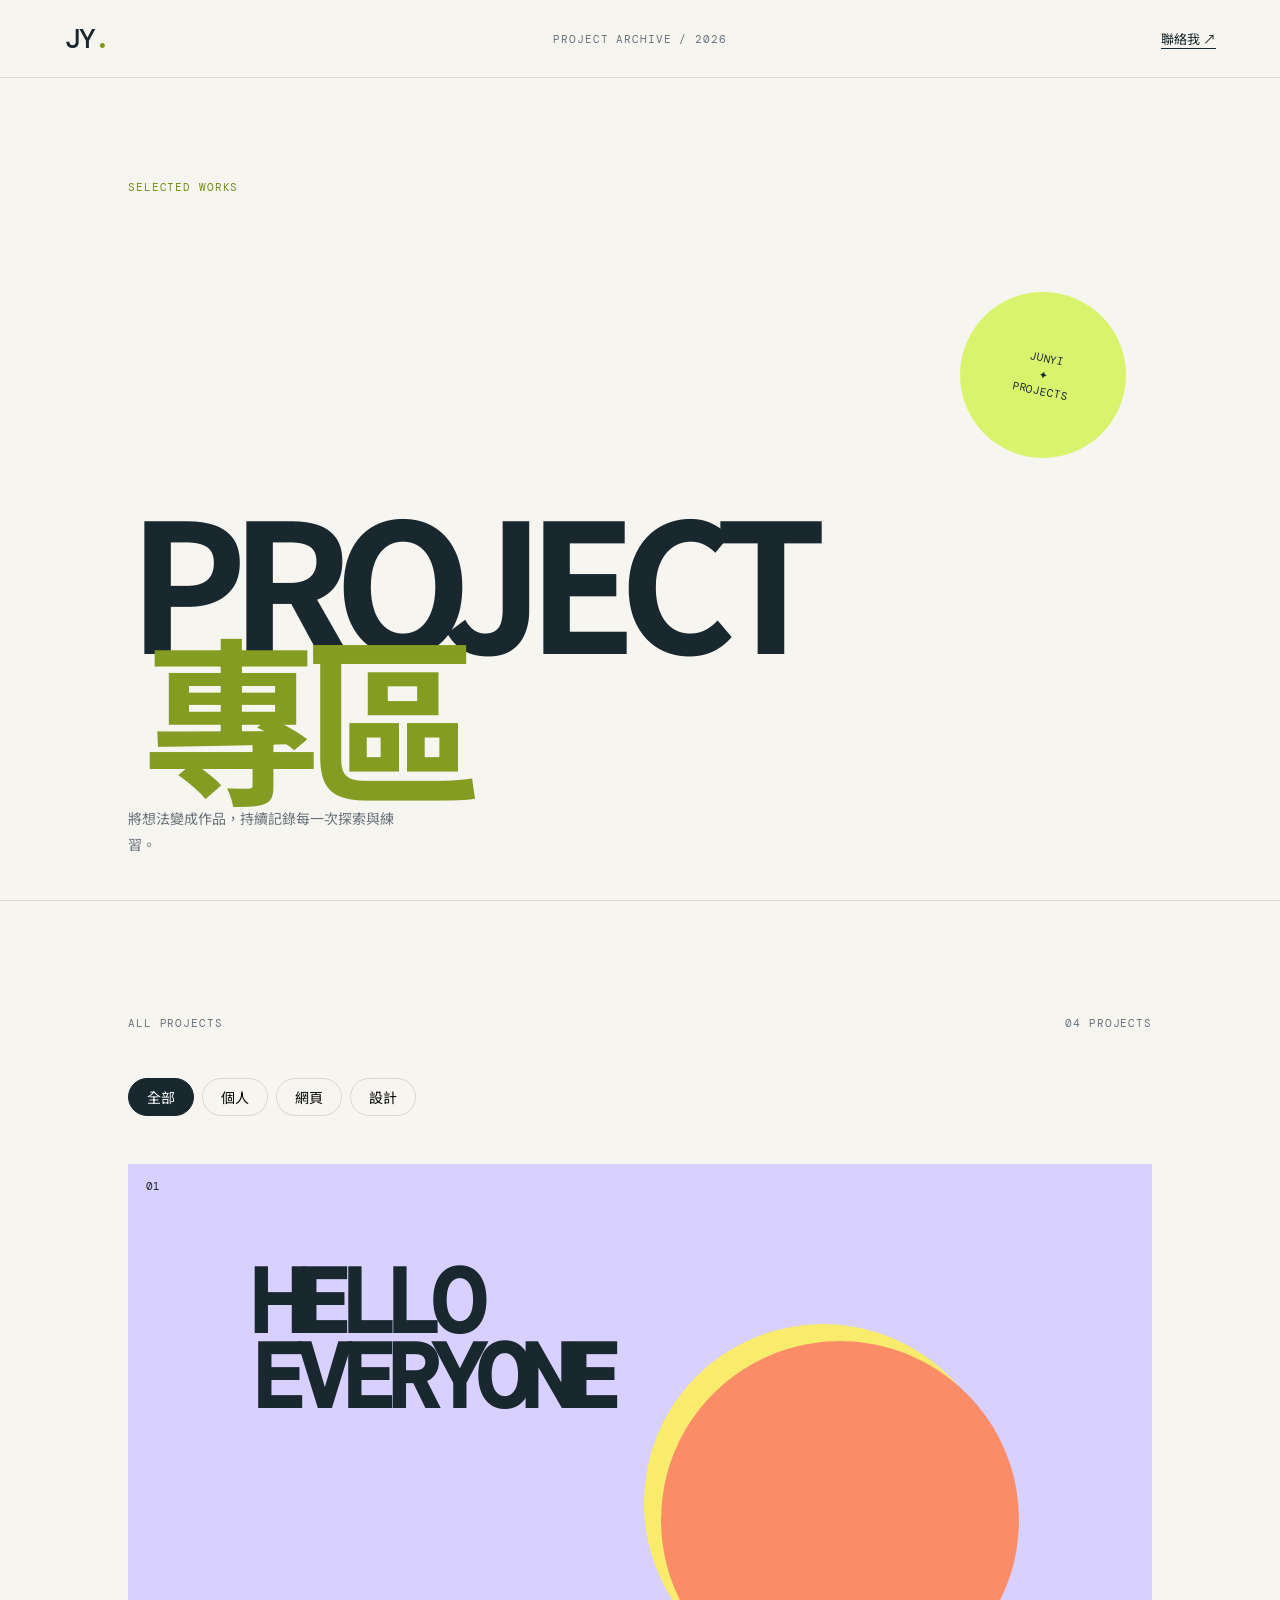
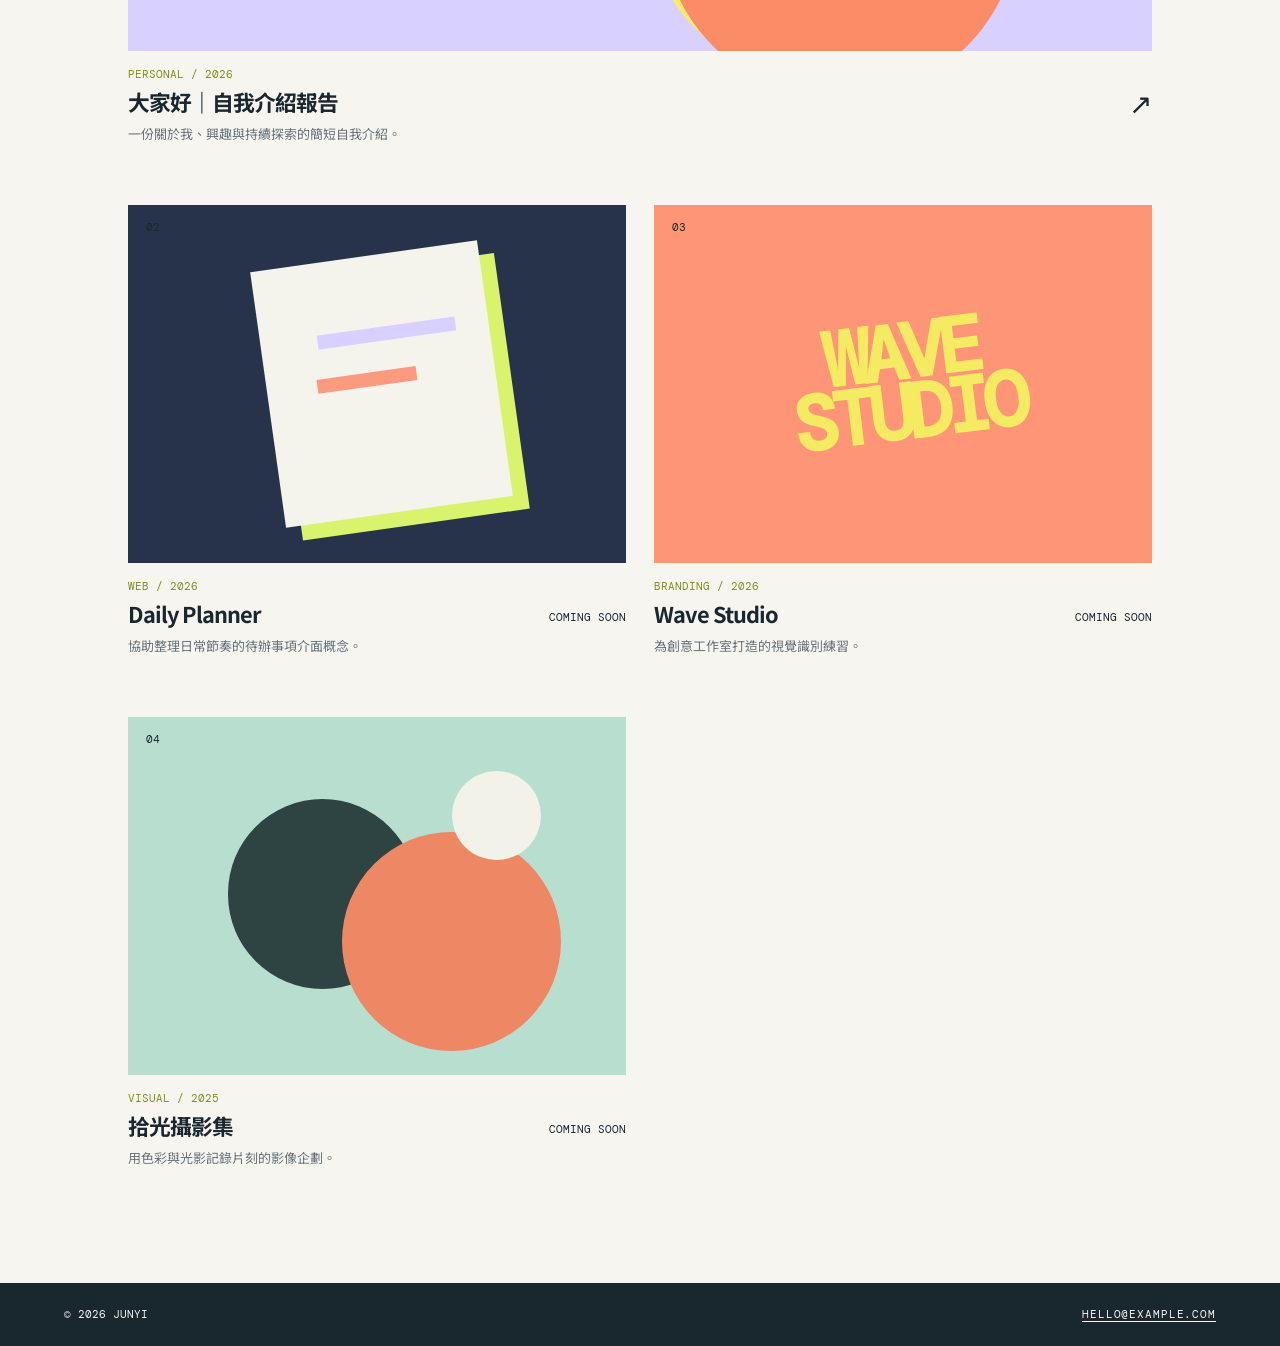
<file: index.html>
<!DOCTYPE html>
<html lang="zh-Hant">
  <head>
    <meta http-equiv="refresh" content="0; url=projects.html" />
    <script>window.location.replace('projects.html');</script>
    <meta charset="UTF-8" />
    <meta name="viewport" content="width=device-width, initial-scale=1.0" />
    <meta
      name="description"
      content="Junyi 的個人作品集：關於我、興趣、作品與聯絡方式。"
    />
    <title>Junyi — 個人作品集</title>
    <link rel="preconnect" href="https://fonts.googleapis.com" />
    <link rel="preconnect" href="https://fonts.gstatic.com" crossorigin />
    <link
      href="https://fonts.googleapis.com/css2?family=DM+Mono:wght@400;500&family=Noto+Sans+TC:wght@400;500;600;700&display=swap"
      rel="stylesheet"
    />
    <link rel="stylesheet" href="style.css" />
  </head>
  <body>
    <header class="site-header">
      <a class="logo" href="#top" aria-label="回到首頁">JY<span>.</span></a>
      <button class="menu-button" aria-expanded="false" aria-controls="site-nav">
        <span></span><span></span>
        <span class="sr-only">開啟選單</span>
      </button>
      <nav id="site-nav" class="site-nav" aria-label="主要選單">
        <a href="#about">關於我</a>
        <a href="#interests">興趣</a>
        <a href="#work">作品</a>
        <a class="nav-contact" href="#contact">聯絡我</a>
      </nav>
    </header>

    <main id="top">
      <section class="hero">
        <div class="hero-copy">
          <p class="eyebrow">PORTFOLIO / 2026</p>
          <h1>把想法，<br />做成<span>有感的體驗。</span></h1>
          <p class="hero-intro">
            嗨，我是 Junyi。一位喜歡觀察、思考，並用設計與程式解決問題的創作者。
          </p>
          <a class="text-link" href="#work">看看我的作品 <span aria-hidden="true">↓</span></a>
        </div>
        <div class="hero-art" aria-hidden="true">
          <div class="orbit orbit-one"></div>
          <div class="orbit orbit-two"></div>
          <div class="sphere"></div>
          <p>CREATE<br />WITH<br />INTENT</p>
        </div>
      </section>

      <section id="about" class="section about-section reveal">
        <p class="section-number">01 / 關於我</p>
        <div class="section-content split-content">
          <h2>好奇心，是我<br />前進的起點。</h2>
          <div>
            <p>
              我相信好的創作來自細膩的觀察。無論是網站、介面，或是一段日常體驗，我都喜歡追問：怎麼做，才能更清楚、更自然，也更令人喜歡？
            </p>
            <p>
              現在持續學習網頁開發與數位設計，期待把每一個小小的靈感，轉化成真正能被使用的作品。
            </p>
          </div>
        </div>
      </section>

      <section id="interests" class="section interest-section reveal">
        <p class="section-number">02 / 興趣</p>
        <div class="section-content">
          <h2>讓生活為創作<br />補充養分。</h2>
          <div class="interest-list">
            <article><span>01</span><h3>設計探索</h3><p>蒐集好看的版面，研究讓人想停留的細節。</p></article>
            <article><span>02</span><h3>影像紀錄</h3><p>用鏡頭保存光線、顏色與平凡日子裡的片刻。</p></article>
            <article><span>03</span><h3>音樂與閱讀</h3><p>從旋律和文字裡，找到不同觀看世界的角度。</p></article>
          </div>
        </div>
      </section>

      <section id="work" class="section work-section reveal">
        <p class="section-number">03 / 作品</p>
        <div class="section-content">
          <div class="work-heading"><h2>近期精選。</h2><p>以下是一些練習與創作，持續更新中。</p></div>
          <div class="work-grid">
            <a class="project project-main" href="hello.html">
              <div class="project-art art-one"><span>01</span><i></i><i></i><i></i></div>
              <div class="project-info"><h3>大家好｜自我介紹報告</h3><p>個人簡介 / 2026</p><b>↗</b></div>
            </a>
            <a class="project" href="#contact">
              <div class="project-art art-two"><span>02</span><div>WAVE<br />STUDIO</div></div>
              <div class="project-info"><h3>Wave Studio</h3><p>品牌概念 / 2026</p><b>↗</b></div>
            </a>
            <a class="project" href="#contact">
              <div class="project-art art-three"><span>03</span><div class="pixel-grid"></div></div>
              <div class="project-info"><h3>Daily Planner</h3><p>介面設計 / 2025</p><b>↗</b></div>
            </a>
          </div>
        </div>
      </section>

      <section id="contact" class="contact-section reveal">
        <p class="section-number">04 / 聯絡方式</p>
        <h2>有想法想聊？<br /><a href="mailto:hello@example.com">寫信給我 <span>↗</span></a></h2>
        <div class="contact-bottom"><p>也歡迎透過社群認識我。</p><div><a href="#contact">Instagram</a><a href="#contact">LinkedIn</a><a href="#contact">GitHub</a></div></div>
      </section>
    </main>

    <footer><span>© <span id="year"></span> JUNYI</span><span>MADE WITH CARE</span></footer>
    <script>
      const menuButton = document.querySelector('.menu-button');
      const nav = document.querySelector('.site-nav');
      menuButton.addEventListener('click', () => {
        const isOpen = menuButton.getAttribute('aria-expanded') === 'true';
        menuButton.setAttribute('aria-expanded', !isOpen);
        nav.classList.toggle('is-open');
      });
      document.querySelectorAll('.site-nav a').forEach((link) => link.addEventListener('click', () => {
        nav.classList.remove('is-open'); menuButton.setAttribute('aria-expanded', 'false');
      }));
      document.getElementById('year').textContent = new Date().getFullYear();
      const observer = new IntersectionObserver((entries) => entries.forEach((entry) => {
        if (entry.isIntersecting) { entry.target.classList.add('visible'); observer.unobserve(entry.target); }
      }), { threshold: 0.12 });
      document.querySelectorAll('.reveal').forEach((element) => observer.observe(element));
    </script>
  </body>
</html>
</file>
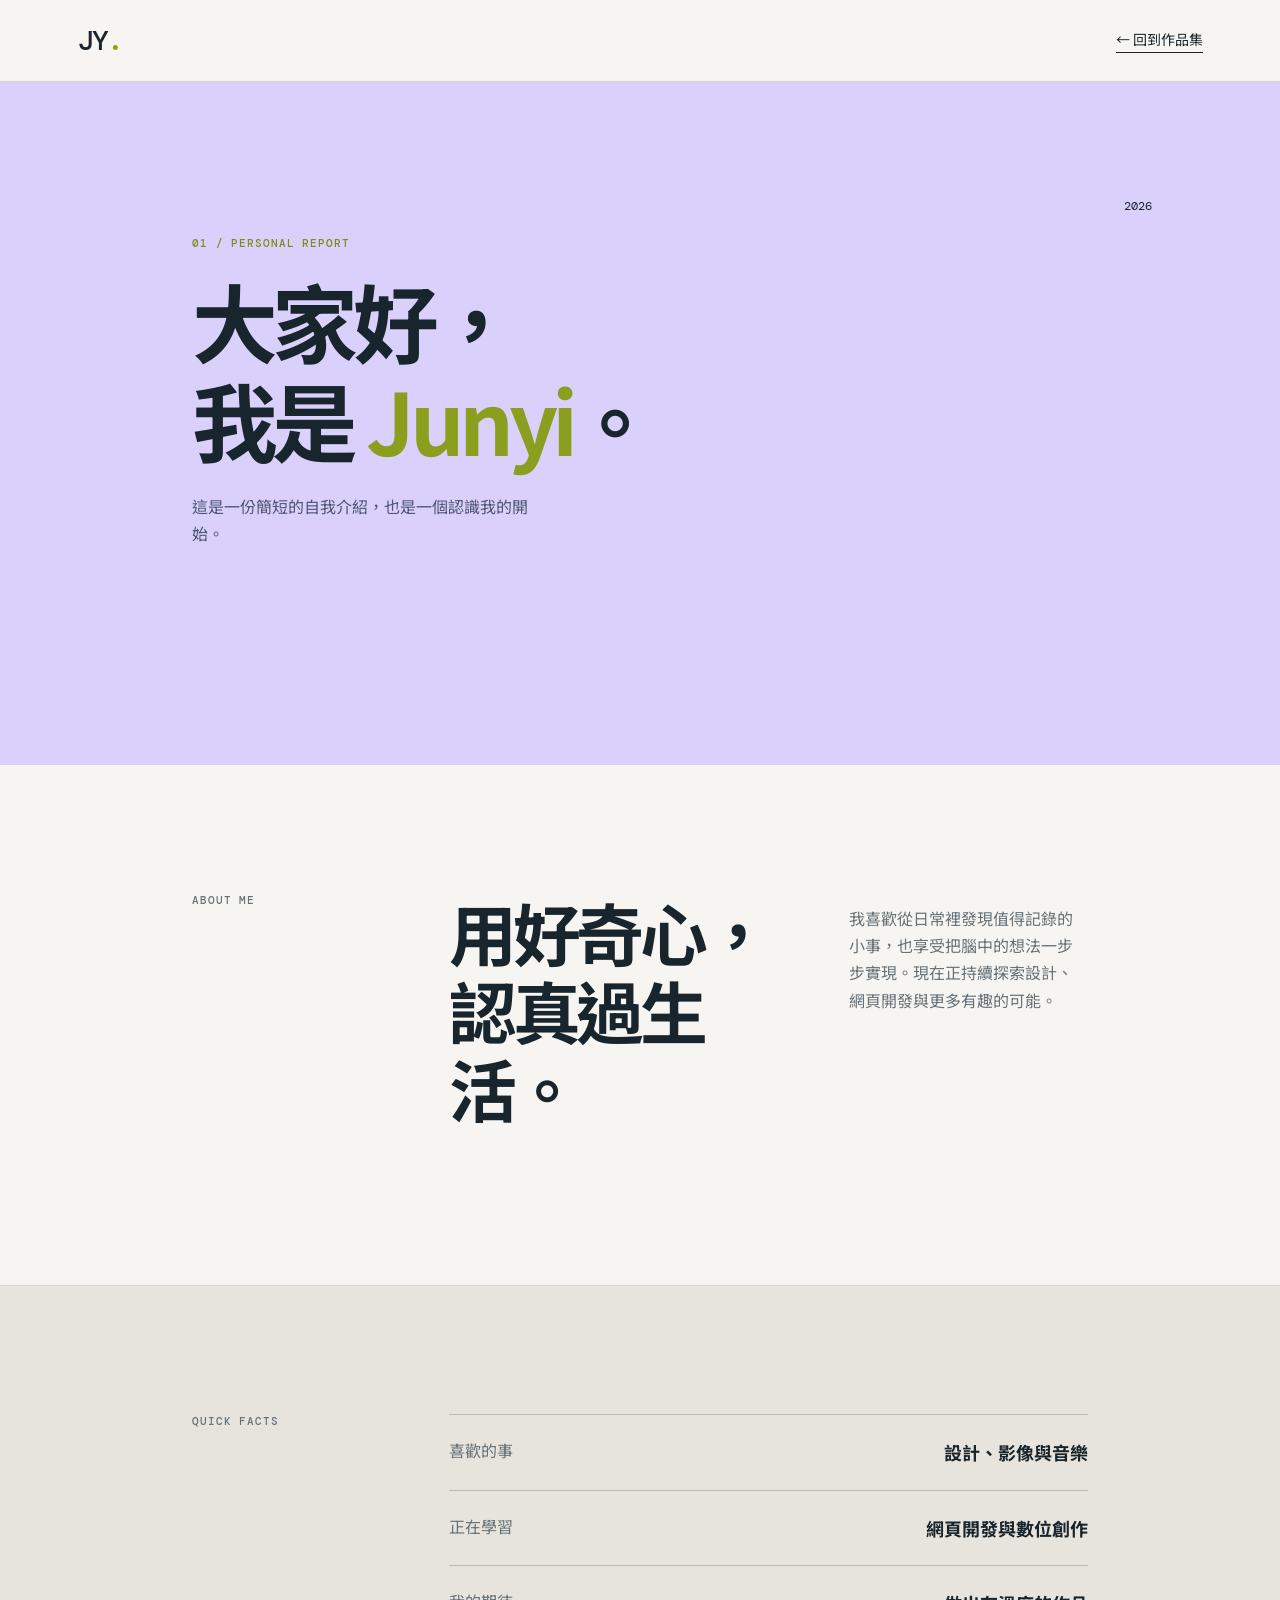
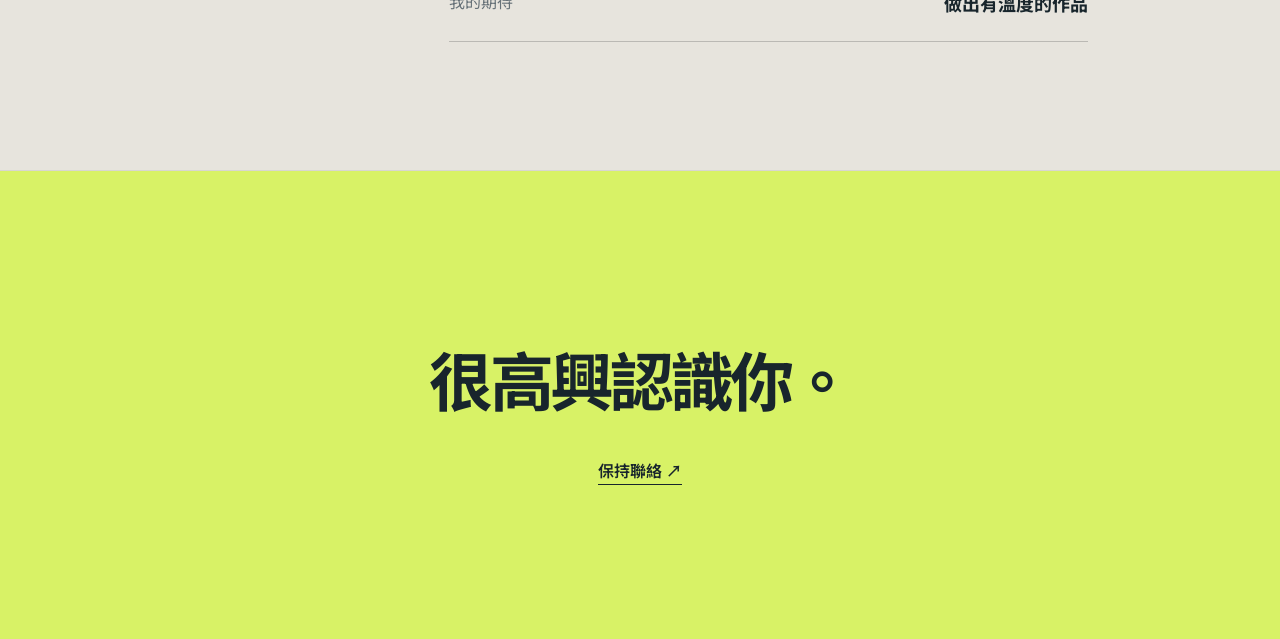
<file: hello.html>
<!DOCTYPE html>
<html lang="zh-Hant">
  <head>
    <meta charset="UTF-8" />
    <meta name="viewport" content="width=device-width, initial-scale=1.0" />
    <meta name="description" content="Junyi 的大家好自我介紹報告。" />
    <title>大家好｜Junyi</title>
    <link rel="preconnect" href="https://fonts.googleapis.com" />
    <link rel="preconnect" href="https://fonts.gstatic.com" crossorigin />
    <link href="https://fonts.googleapis.com/css2?family=DM+Mono:wght@400;500&family=Noto+Sans+TC:wght@400;500;600;700&display=swap" rel="stylesheet" />
    <link rel="stylesheet" href="style.css" />
  </head>
  <body class="report-page">
    <header class="site-header">
      <a class="logo" href="index.html" aria-label="回到首頁">JY<span>.</span></a>
      <a class="back-link" href="index.html#work">← 回到作品集</a>
    </header>
    <main>
      <section class="report-hero">
        <p class="eyebrow">01 / PERSONAL REPORT</p>
        <p class="report-date">2026</p>
        <h1>大家好，<br />我是 <span>Junyi</span>。</h1>
        <p>這是一份簡短的自我介紹，也是一個認識我的開始。</p>
      </section>
      <section class="report-block report-intro">
        <p class="section-number">ABOUT ME</p>
        <div><h2>用好奇心，<br />認真過生活。</h2><p>我喜歡從日常裡發現值得記錄的小事，也享受把腦中的想法一步步實現。現在正持續探索設計、網頁開發與更多有趣的可能。</p></div>
      </section>
      <section class="report-block report-facts">
        <p class="section-number">QUICK FACTS</p>
        <ul>
          <li><span>喜歡的事</span><b>設計、影像與音樂</b></li>
          <li><span>正在學習</span><b>網頁開發與數位創作</b></li>
          <li><span>我的期待</span><b>做出有溫度的作品</b></li>
        </ul>
      </section>
      <section class="report-end"><p>很高興認識你。</p><a href="index.html#contact">保持聯絡 ↗</a></section>
    </main>
  </body>
</html>
</file>
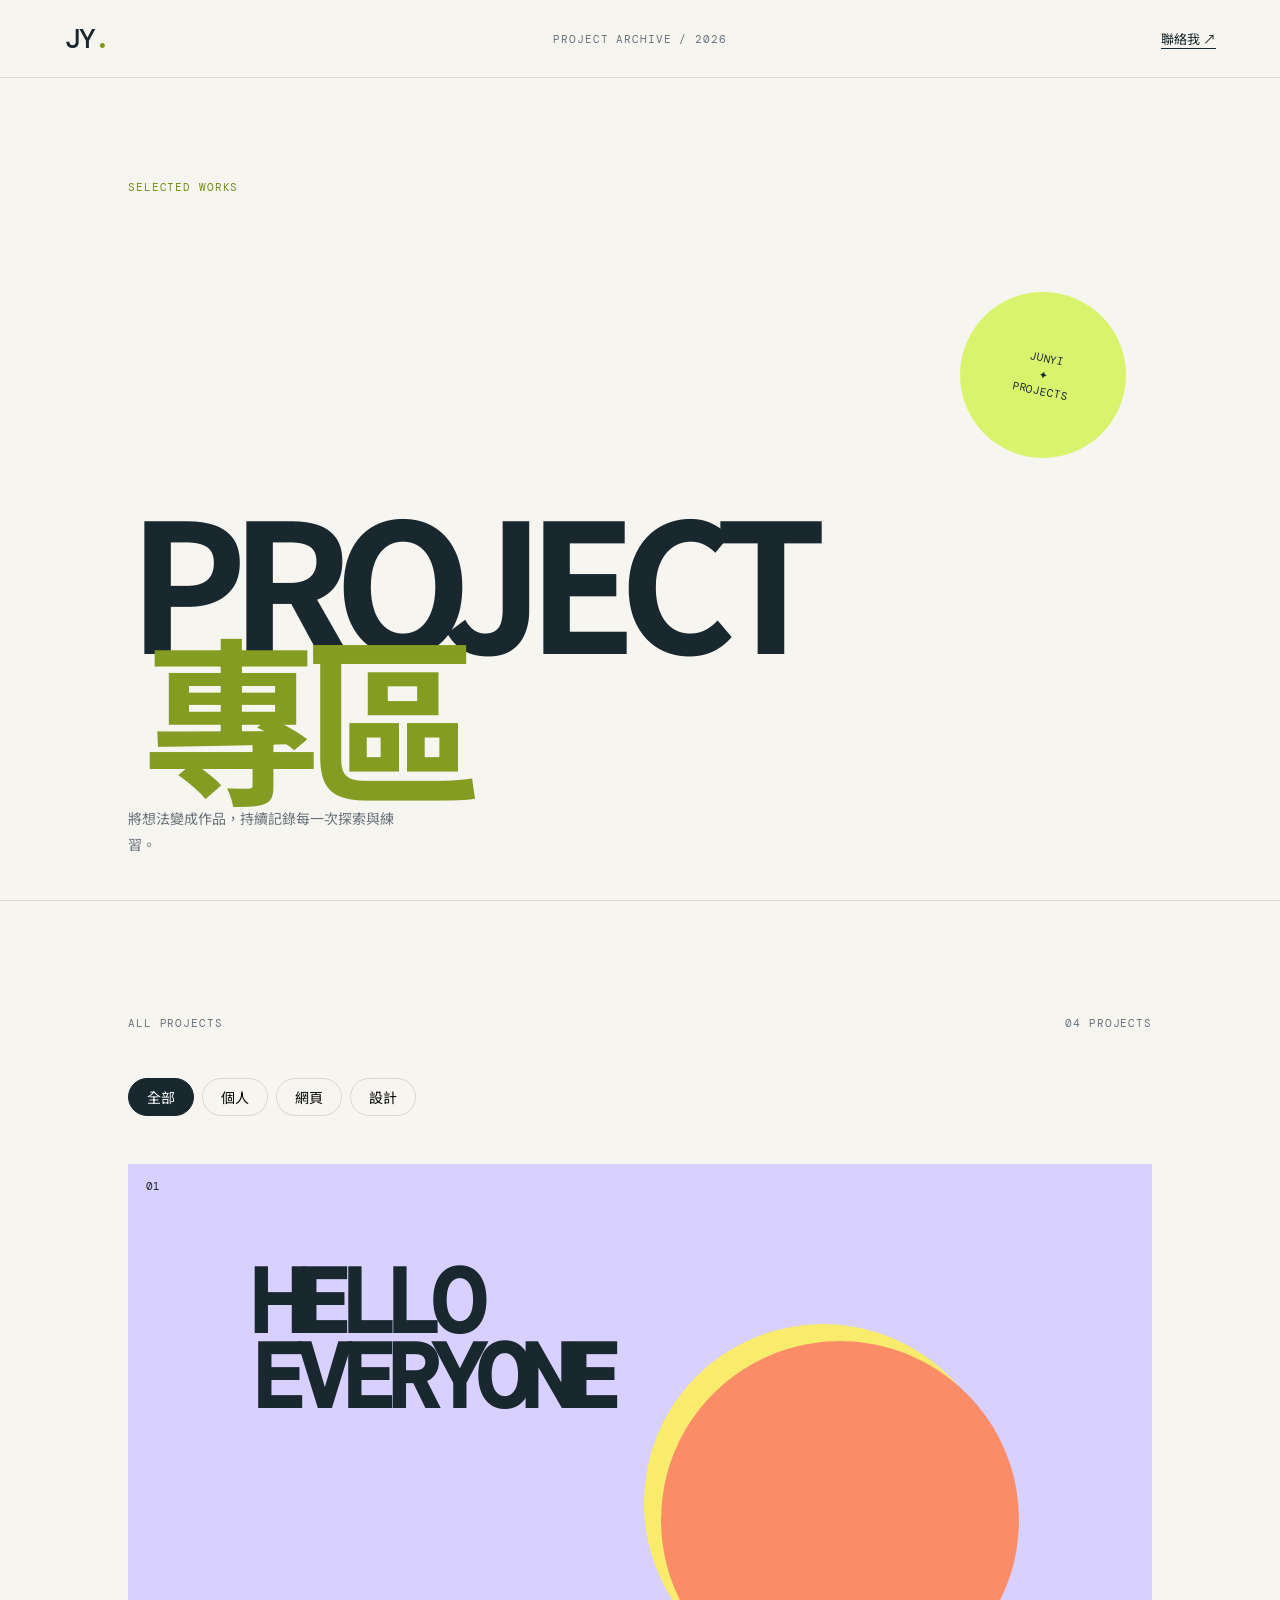
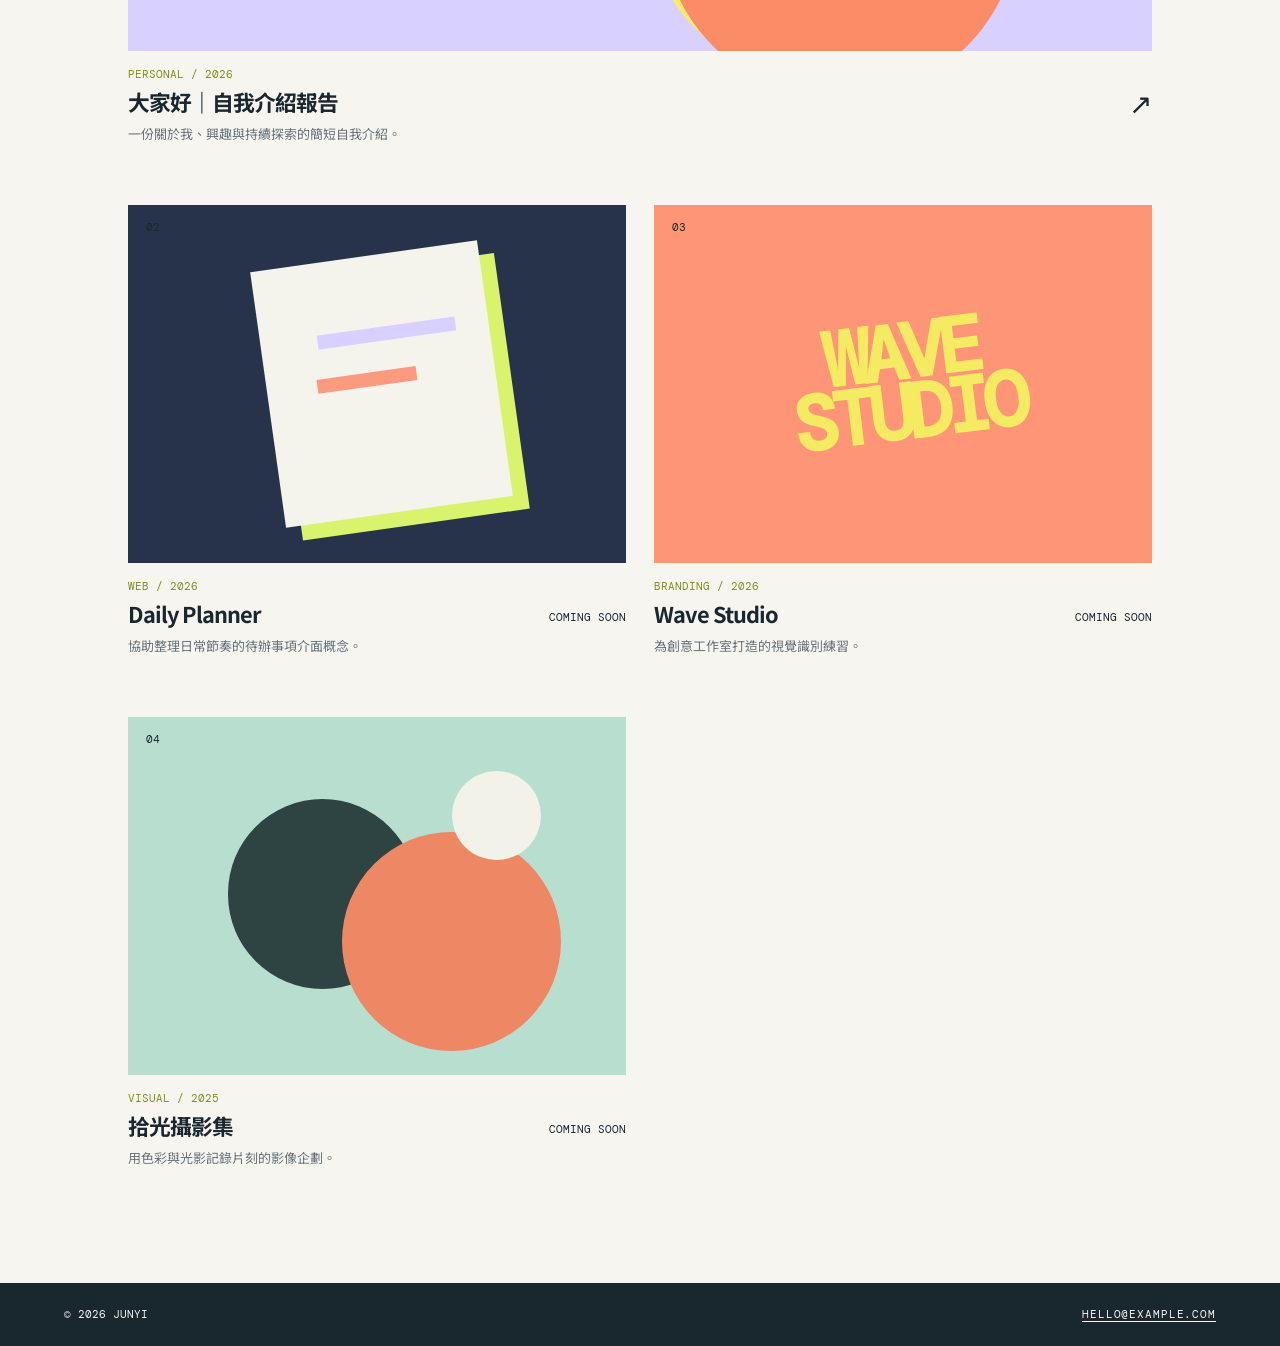
<file: projects.html>
<!DOCTYPE html>
<html lang="zh-Hant">
  <head>
    <meta charset="UTF-8" />
    <meta name="viewport" content="width=device-width, initial-scale=1.0" />
    <title>Projects | Junyi</title>
    <link rel="preconnect" href="https://fonts.googleapis.com" />
    <link rel="preconnect" href="https://fonts.gstatic.com" crossorigin />
    <link href="https://fonts.googleapis.com/css2?family=DM+Mono:wght@400;500&family=Noto+Sans+TC:wght@400;500;600;700&display=swap" rel="stylesheet" />
    <link rel="stylesheet" href="project.css" />
  </head>
  <body>
    <header>
      <a class="logo" href="projects.html">JY<span>.</span></a>
      <p>PROJECT ARCHIVE / 2026</p>
      <a class="contact" href="mailto:hello@example.com">聯絡我 ↗</a>
    </header>
    <main>
      <section class="hero">
        <p class="label">SELECTED WORKS</p>
        <h1>PROJECT<br /><em>專區</em></h1>
        <div class="stamp">JUNYI<br />✦<br />PROJECTS</div>
        <p class="intro">將想法變成作品，持續記錄每一次探索與練習。</p>
      </section>
      <section class="archive" id="projects">
        <div class="archive-top"><p class="label">ALL PROJECTS</p><p id="count">04 PROJECTS</p></div>
        <div class="filters">
          <button class="active" data-filter="all">全部</button>
          <button data-filter="personal">個人</button>
          <button data-filter="web">網頁</button>
          <button data-filter="design">設計</button>
        </div>
        <div class="grid">
          <a class="card main-card" data-type="personal" href="hello.html">
            <div class="art hello"><small>01</small><strong>HELLO<br />EVERYONE</strong><i></i></div>
            <div class="details"><div><p>PERSONAL / 2026</p><h2>大家好｜自我介紹報告</h2><span>一份關於我、興趣與持續探索的簡短自我介紹。</span></div><b>↗</b></div>
          </a>
          <article class="card" data-type="web">
            <div class="art planner"><small>02</small><i></i><i></i><i></i></div>
            <div class="details"><div><p>WEB / 2026</p><h2>Daily Planner</h2><span>協助整理日常節奏的待辦事項介面概念。</span></div><b>COMING SOON</b></div>
          </article>
          <article class="card" data-type="design">
            <div class="art wave"><small>03</small><strong>WAVE<br />STUDIO</strong></div>
            <div class="details"><div><p>BRANDING / 2026</p><h2>Wave Studio</h2><span>為創意工作室打造的視覺識別練習。</span></div><b>COMING SOON</b></div>
          </article>
          <article class="card" data-type="design">
            <div class="art photo"><small>04</small><i></i><i></i><i></i></div>
            <div class="details"><div><p>VISUAL / 2025</p><h2>拾光攝影集</h2><span>用色彩與光影記錄片刻的影像企劃。</span></div><b>COMING SOON</b></div>
          </article>
        </div>
        <p class="empty" hidden>這個分類的作品正在準備中。</p>
      </section>
    </main>
    <footer><span>© <span id="year"></span> JUNYI</span><a href="mailto:hello@example.com">HELLO@EXAMPLE.COM</a></footer>
    <script>
      const buttons = document.querySelectorAll('.filters button');
      const cards = document.querySelectorAll('.card');
      const count = document.querySelector('#count');
      const empty = document.querySelector('.empty');
      buttons.forEach((button) => button.addEventListener('click', () => {
        let shown = 0;
        buttons.forEach((item) => item.classList.toggle('active', item === button));
        cards.forEach((card) => { const visible = button.dataset.filter === 'all' || card.dataset.type === button.dataset.filter; card.hidden = !visible; if (visible) shown++; });
        count.textContent = String(shown).padStart(2, '0') + ' PROJECTS';
        empty.hidden = shown !== 0;
      }));
      document.querySelector('#year').textContent = new Date().getFullYear();
    </script>
  </body>
</html>
</file>
<file: style.css>
:root { --ink:#18252c; --paper:#f7f5f1; --lime:#d8f266; --lavender:#d9d1fc; --line:#d8d6d1; --muted:#667178; }
* { box-sizing:border-box; }
html { scroll-behavior:smooth; }
body { margin:0; color:var(--ink); background:var(--paper); font-family:"Noto Sans TC",sans-serif; font-size:16px; line-height:1.7; }
a { color:inherit; text-decoration:none; }
.site-header { height:82px; display:flex; align-items:center; justify-content:space-between; padding:0 clamp(24px,6vw,92px); border-bottom:1px solid var(--line); position:relative; z-index:5; }
.logo { font:500 28px/1 "DM Mono",monospace; letter-spacing:-2px; }.logo span { color:#8fa800; }
.site-nav { display:flex; align-items:center; gap:28px; font-size:14px; }.site-nav a:not(.nav-contact):hover { color:#7b8d15; }.nav-contact { background:var(--ink); color:white; padding:8px 16px; border-radius:99px; }
.menu-button { display:none; border:0; background:none; padding:8px 0; }.menu-button span:not(.sr-only) { display:block; width:24px; height:1.5px; margin:5px; background:var(--ink); }.sr-only { position:absolute; width:1px; height:1px; overflow:hidden; clip:rect(0,0,0,0); }
.hero { min-height:calc(100vh - 82px); display:grid; grid-template-columns:1.1fr .9fr; align-items:center; gap:5vw; padding:clamp(64px,11vw,150px) clamp(24px,10vw,155px); overflow:hidden; }
.eyebrow,.section-number,footer { font:500 11px/1.4 "DM Mono",monospace; letter-spacing:.08em; }.eyebrow { color:#7b8d15; margin:0 0 20px; }
h1,h2,h3,p { margin-top:0; } h1,h2 { letter-spacing:-.065em; line-height:1.15; } h1 { font-size:clamp(52px,6.7vw,103px); margin-bottom:28px; font-weight:700; } h1 span { color:#8a9f1e; }.hero-intro { max-width:440px; color:var(--muted); margin-bottom:34px; font-size:17px; }.text-link { display:inline-flex; gap:18px; font-weight:600; border-bottom:1px solid var(--ink); padding-bottom:5px; }.text-link span { font-size:20px; line-height:1; }
.hero-art { height:min(490px,40vw); min-height:360px; background:var(--lavender); position:relative; overflow:hidden; border-radius:0 100px 0 100px; }.hero-art p { position:absolute; z-index:2; left:28px; bottom:22px; margin:0; font:500 11px/1.4 "DM Mono",monospace; letter-spacing:.1em; }.sphere { position:absolute; width:44%; aspect-ratio:1; border-radius:50%; background:radial-gradient(circle at 32% 28%,#fff 0 3%,#e8e0ff 17%,#9b8ace 54%,#5e527e 100%); left:29%; top:24%; box-shadow:35px 35px 0 #b7abeb; }.orbit { position:absolute; border:1px solid rgba(24,37,44,.45); border-radius:50%; transform:rotate(-35deg); left:7%; top:29%; width:88%; height:37%; }.orbit-two { transform:rotate(35deg); }.orbit-one:after { content:""; position:absolute; width:15px; height:15px; border-radius:50%; background:var(--lime); top:-8px; left:45%; }
.section { padding:clamp(75px,11vw,150px) clamp(24px,10vw,155px); border-top:1px solid var(--line); }.section-number { color:var(--muted); margin-bottom:clamp(45px,7vw,100px); }.section-content { margin-left:clamp(0px,13vw,200px); }.split-content { display:grid; grid-template-columns:1fr 1fr; gap:7vw; }.split-content h2,.section-content>h2 { font-size:clamp(38px,4.3vw,66px); margin-bottom:0; }.split-content p { color:var(--muted); }.split-content p:last-child { margin-bottom:0; }
.interest-section { background:#e7e4dd; }.interest-list { margin-top:70px; border-top:1px solid #bdbbb5; }.interest-list article { display:grid; grid-template-columns:12% 30% 1fr; align-items:baseline; border-bottom:1px solid #bdbbb5; padding:25px 0; }.interest-list span { font:12px "DM Mono",monospace; color:#71801d; }.interest-list h3 { font-size:20px; margin:0; }.interest-list p { margin:0; color:var(--muted); font-size:14px; }
.work-heading { display:flex; align-items:end; justify-content:space-between; gap:25px; margin-bottom:48px; }.work-heading h2 { font-size:clamp(42px,5vw,76px); margin:0; }.work-heading p { color:var(--muted); margin:0 0 8px; font-size:14px; }.work-grid { display:grid; grid-template-columns:repeat(2,1fr); gap:44px 25px; }.project-main { grid-column:span 2; }.project-art { min-height:260px; height:27vw; position:relative; overflow:hidden; }.project-main .project-art { height:33vw; max-height:460px; }.project-art>span { position:absolute; z-index:2; left:18px; top:15px; font:11px "DM Mono",monospace; }.art-one { background:#b7dcce; }.art-one i { position:absolute; display:block; border-radius:50%; width:25%; aspect-ratio:1; background:#edf0e8; left:22%; top:23%; }.art-one i:nth-of-type(2) { width:37%; left:43%; top:34%; background:#e9815a; }.art-one i:nth-of-type(3) { width:17%; left:65%; top:12%; background:#293b39; }.art-two { background:#fb8e70; display:grid; place-items:center; }.art-two div { font:700 clamp(40px,6vw,92px)/.85 "DM Mono",monospace; letter-spacing:-.1em; color:#fae852; text-align:center; transform:rotate(-7deg); }.art-three { background:#253149; }.pixel-grid { position:absolute; inset:16% 17%; background:linear-gradient(90deg,#c5f171 25%,transparent 25% 50%,#e99e82 50% 75%,transparent 75%),linear-gradient(#e99e82 25%,transparent 25% 50%,#9581e3 50% 75%,transparent 75%); background-size:33.33% 33.33%; transform:rotate(12deg); }.project-info { display:grid; grid-template-columns:1fr auto; padding-top:14px; }.project-info h3 { margin:0; font-size:18px; }.project-info p { margin:3px 0 0; font-size:12px; color:var(--muted); grid-row:2; }.project-info b { grid-column:2; grid-row:1 / 3; font-size:24px; font-weight:400; }.project:hover .project-art { transform:translateY(-5px); }.project-art { transition:transform .3s ease; }
.contact-section { background:var(--lime); padding:clamp(75px,11vw,150px) clamp(24px,10vw,155px) 44px; }.contact-section h2 { font-size:clamp(46px,6vw,93px); margin:0 0 clamp(65px,11vw,150px); }.contact-section h2 a { border-bottom:3px solid var(--ink); }.contact-section h2 span { font-size:.65em; }.contact-bottom { display:flex; justify-content:space-between; align-items:end; padding-left:clamp(0px,13vw,200px); }.contact-bottom p { margin:0; font-size:14px; }.contact-bottom div { display:flex; gap:18px; font:11px "DM Mono",monospace; }.contact-bottom a { border-bottom:1px solid var(--ink); }
footer { display:flex; justify-content:space-between; padding:22px clamp(24px,6vw,92px); background:var(--ink); color:#f7f5f1; font-size:10px; }
.reveal { opacity:0; transform:translateY(18px); transition:opacity .65s ease,transform .65s ease; }.reveal.visible { opacity:1; transform:none; }
.back-link { font-size:14px; border-bottom:1px solid var(--ink); }.report-hero { min-height:calc(85vh - 82px); padding:clamp(70px,12vw,165px) clamp(24px,15vw,230px); background:var(--lavender); position:relative; }.report-hero .report-date { position:absolute; right:10vw; top:17%; font:12px "DM Mono",monospace; }.report-hero h1 { margin:20px 0 25px; }.report-hero>p:last-child { max-width:360px; color:#4d5570; }.report-block { padding:clamp(65px,10vw,140px) clamp(24px,15vw,230px); display:grid; grid-template-columns:23% 1fr; gap:4vw; border-bottom:1px solid var(--line); }.report-block h2 { font-size:clamp(38px,5.3vw,78px); margin-bottom:30px; }.report-intro>div { display:grid; grid-template-columns:1.15fr .85fr; gap:6vw; }.report-intro>div>p { color:var(--muted); margin-top:12px; }.report-facts { background:#e7e4dd; }.report-facts ul { list-style:none; margin:0; padding:0; }.report-facts li { display:flex; justify-content:space-between; gap:30px; padding:22px 0; border-top:1px solid #bbb9b4; }.report-facts li:last-child { border-bottom:1px solid #bbb9b4; }.report-facts span { color:var(--muted); }.report-facts b { font-size:18px; }.report-end { padding:clamp(75px,12vw,170px) clamp(24px,15vw,230px); background:var(--lime); text-align:center; }.report-end p { font-size:clamp(36px,5vw,72px); font-weight:700; letter-spacing:-.06em; margin-bottom:24px; }.report-end a { display:inline-block; font-weight:600; border-bottom:1px solid var(--ink); }
@media (max-width:700px) { .site-header { height:68px; }.menu-button { display:block; }.site-nav { display:none; position:absolute; top:68px; left:0; right:0; background:var(--paper); border-bottom:1px solid var(--line); padding:22px 24px; flex-direction:column; align-items:flex-start; gap:18px; }.site-nav.is-open { display:flex; }.hero { min-height:auto; grid-template-columns:1fr; padding-top:75px; padding-bottom:72px; }.hero-art { height:72vw; min-height:0; order:-1; border-radius:0 64px 0 64px; }.split-content { grid-template-columns:1fr; gap:30px; }.section-content { margin-left:0; }.interest-list { margin-top:45px; }.interest-list article { grid-template-columns:15% 1fr; gap:2px; }.interest-list p { grid-column:2; }.work-heading { display:block; }.work-heading p { margin-top:10px; }.work-grid { grid-template-columns:1fr; gap:36px; }.project-main { grid-column:auto; }.project-art,.project-main .project-art { height:60vw; min-height:220px; }.contact-bottom { padding-left:0; display:block; }.contact-bottom div { margin-top:20px; flex-wrap:wrap; }.contact-section h2 { margin-bottom:72px; }.report-hero { min-height:65vh; }.report-block { grid-template-columns:1fr; gap:34px; }.report-intro>div { grid-template-columns:1fr; gap:0; }.report-facts li { display:block; }.report-facts b { display:block; margin-top:5px; } }
</file>
<file: project.css>
:root{--ink:#19272e;--paper:#f7f5f0;--line:#d9d7d1;--lime:#d9f46c;--violet:#d8d0ff;--muted:#667279}*{box-sizing:border-box}html{scroll-behavior:smooth}body{margin:0;background:var(--paper);color:var(--ink);font-family:"Noto Sans TC",sans-serif}a{color:inherit;text-decoration:none}header{height:78px;padding:0 clamp(24px,5vw,76px);display:grid;grid-template-columns:1fr auto 1fr;align-items:center;border-bottom:1px solid var(--line)}.logo{font:500 28px/1 "DM Mono",monospace;letter-spacing:-2px}.logo span{color:#7e9810}header p,.label,.archive-top p,footer{font:11px "DM Mono",monospace;letter-spacing:.08em}header p{margin:0;color:var(--muted)}.contact{justify-self:end;border-bottom:1px solid var(--ink);font-size:13px}.hero{min-height:calc(100vh - 78px);padding:clamp(52px,8vw,110px) clamp(24px,10vw,155px) 42px;position:relative;display:flex;flex-direction:column}.label{color:#758a1a;margin:0}.hero h1{margin:auto 0 24px;font-size:clamp(82px,14vw,215px);line-height:.76;letter-spacing:-.1em}.hero h1 em{font-style:normal;color:#849c21;margin-left:.08em}.intro{max-width:290px;margin:0;color:var(--muted);font-size:14px;line-height:1.9}.stamp{position:absolute;right:12%;top:26%;width:clamp(100px,13vw,175px);aspect-ratio:1;border-radius:50%;background:var(--lime);display:grid;place-content:center;text-align:center;font:11px/1.5 "DM Mono",monospace;transform:rotate(12deg)}.archive{border-top:1px solid var(--line);padding:clamp(65px,9vw,130px) clamp(24px,10vw,155px)}.archive-top{display:flex;justify-content:space-between}.archive-top p{margin:0;color:var(--muted)}.filters{margin:48px 0;display:flex;gap:8px}.filters button{border:1px solid var(--line);background:transparent;border-radius:99px;padding:8px 18px;font:14px "Noto Sans TC",sans-serif;cursor:pointer}.filters button.active,.filters button:hover{background:var(--ink);color:#fff;border-color:var(--ink)}.grid{display:grid;grid-template-columns:repeat(2,minmax(0,1fr));gap:62px 28px}.card.main-card{grid-column:span 2}.art{height:clamp(250px,28vw,430px);position:relative;overflow:hidden}.main-card .art{height:clamp(310px,38vw,560px)}.art small{position:absolute;left:18px;top:15px;font:11px "DM Mono",monospace;z-index:2}.hello{background:var(--violet)}.hello strong{position:absolute;left:12%;top:21%;font:700 clamp(42px,7vw,108px)/.83 "DM Mono",monospace;letter-spacing:-.1em}.hello i{position:absolute;right:13%;bottom:-10%;width:35%;aspect-ratio:1;border-radius:50%;background:#fa8c68;box-shadow:-17px -17px 0 #f9eb6c}.planner{background:#26334b}.planner i{display:block;position:absolute;background:#f4f3ec;width:46%;height:72%;left:28%;top:14%;transform:rotate(-8deg);box-shadow:15px 15px 0 var(--lime)}.planner i:nth-of-type(2){width:28%;height:4%;left:38%;top:34%;background:#d8d0ff;box-shadow:none}.planner i:nth-of-type(3){width:20%;height:4%;left:38%;top:47%;background:#fb9a7e;box-shadow:none}.wave{background:#fd9576;display:grid;place-items:center}.wave strong{font:700 clamp(43px,6vw,90px)/.78 "DM Mono",monospace;color:#f5eb63;text-align:center;letter-spacing:-.1em;transform:rotate(-7deg)}.photo{background:#b8decf}.photo i{position:absolute;border-radius:50%;width:38%;aspect-ratio:1;background:#2d4442;left:20%;top:23%}.photo i:nth-of-type(2){width:44%;background:#ee8764;left:43%;top:32%}.photo i:nth-of-type(3){width:18%;background:#f2f2e8;left:65%;top:15%}.details{display:flex;justify-content:space-between;gap:20px;padding-top:16px}.details p{font:11px "DM Mono",monospace;color:#7b901e;margin:0 0 5px}.details h2{font-size:clamp(19px,1.7vw,27px);letter-spacing:-.045em;margin:0}.details span{display:block;color:var(--muted);font-size:13px;margin-top:7px}.details>b{align-self:center;white-space:nowrap;font:11px "DM Mono",monospace;font-weight:400}.main-card .details>b{font:28px sans-serif}.card[href]:hover .art{transform:translateY(-6px)}.art{transition:transform .3s}.empty{text-align:center;color:var(--muted);padding:50px}footer{display:flex;justify-content:space-between;padding:24px clamp(24px,5vw,76px);background:var(--ink);color:var(--paper)}footer span{letter-spacing:normal}footer a{border-bottom:1px solid var(--paper)}@media(max-width:700px){header{height:65px;grid-template-columns:1fr auto;padding:0 24px}header p{display:none}.hero{min-height:620px;padding:52px 24px 32px}.hero h1{font-size:clamp(75px,21vw,125px);margin-top:100px}.stamp{width:105px;top:25%;right:12%}.archive{padding:70px 24px}.filters{margin:35px 0;overflow:auto;padding-bottom:5px}.filters button{white-space:nowrap}.grid{grid-template-columns:1fr;gap:48px}.card.main-card{grid-column:auto}.art,.main-card .art{height:62vw;min-height:245px}.hello strong{font-size:13vw}.details h2{font-size:21px}.details span{font-size:12px}footer{display:block;padding:22px 24px}footer a{display:inline-block;margin-top:10px}}
</file>
